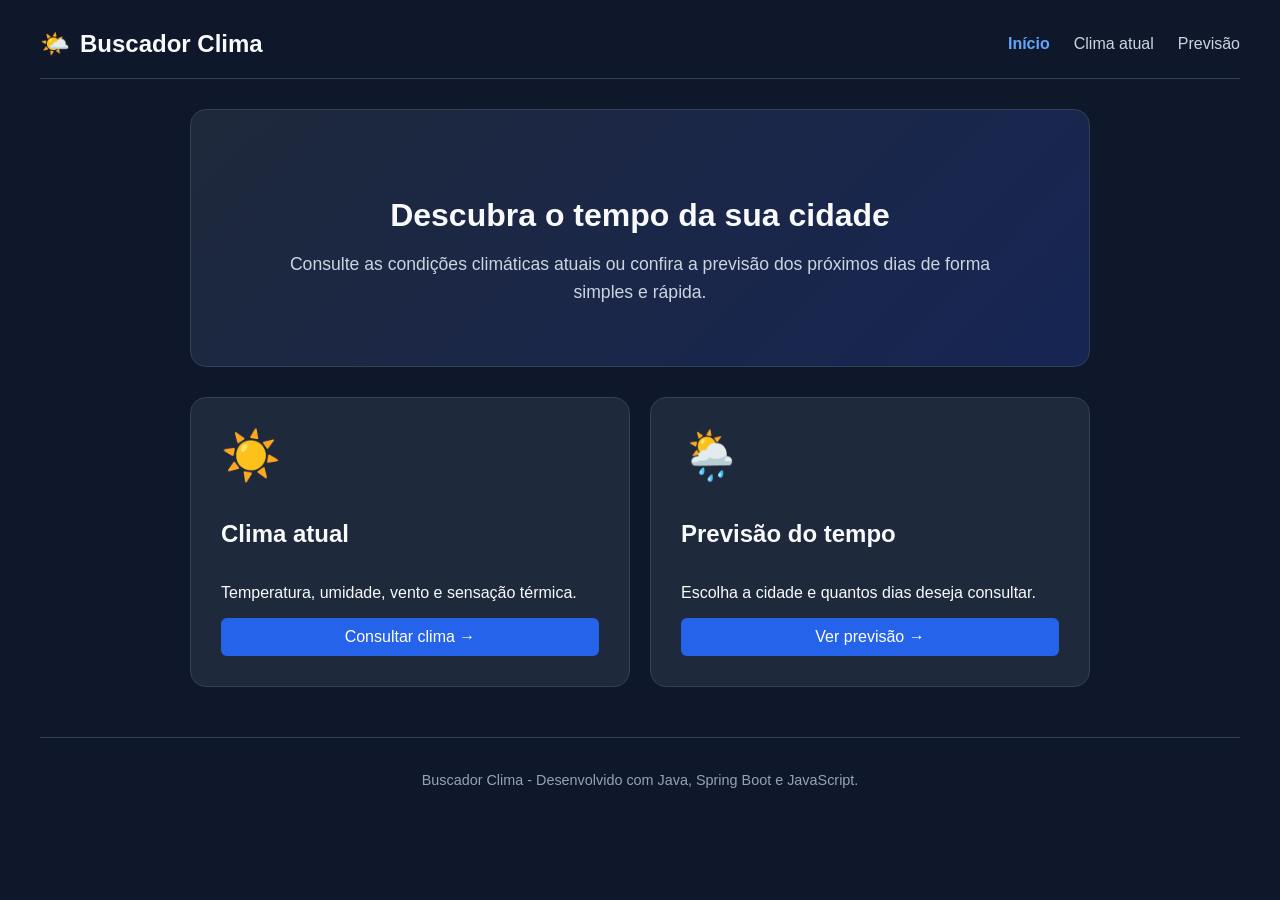
<file: src/main/resources/static/index.html>
<!DOCTYPE html>
<html lang="pt-br">
<head>
    <meta charset="UTF-8">
    <meta name="viewport" content="width=device-width, initial-scale=1.0">
    <title>Buscador Clima</title>
    <meta name="description" content="Consulte o clima atual e a previsão do tempo para sua cidade">
    <link rel="stylesheet" href="css/style.css">
</head>
<body>
    <header class="cabecalho">
        <a href="index.html" class="logo">
            <span>🌤️</span>
            Buscador Clima
        </a>

        <nav class="menu" aria-label="Navegação principal">
            <a href="index.html" aria-current="page">Início</a>
            <a href="clima.html">Clima atual</a>
            <a href="previsao.html">Previsão</a>
        </nav>
    </header>
    <main>
        <section class="apresentacao">
            <h2>Descubra o tempo da sua cidade</h2>
            <p>
                Consulte as condições climáticas atuais ou confira a previsão
                dos próximos dias de forma simples e rápida.
            </p>
        </section>
        <div class="opcoes">
            <section class="cartoes">
                <div class="icone-cartao">☀️</div>
                <h2>Clima atual</h2>
                <p>Temperatura, umidade, vento e sensação térmica.</p>
                <a href="clima.html" class="botao">Consultar clima →</a>
            </section>

            <section class="cartoes">
                <div class="icone-cartao">🌦️</div>
                <h2>Previsão do tempo</h2>
                <p>Escolha a cidade e quantos dias deseja consultar.</p>
                <a href="previsao.html" class="botao">Ver previsão →</a>
            </section>
        </div>
    </main>

    <footer class="rodape">
        <p>Buscador Clima - Desenvolvido com Java, Spring Boot e JavaScript.</p>
    </footer>
</body>
</html>
</file>
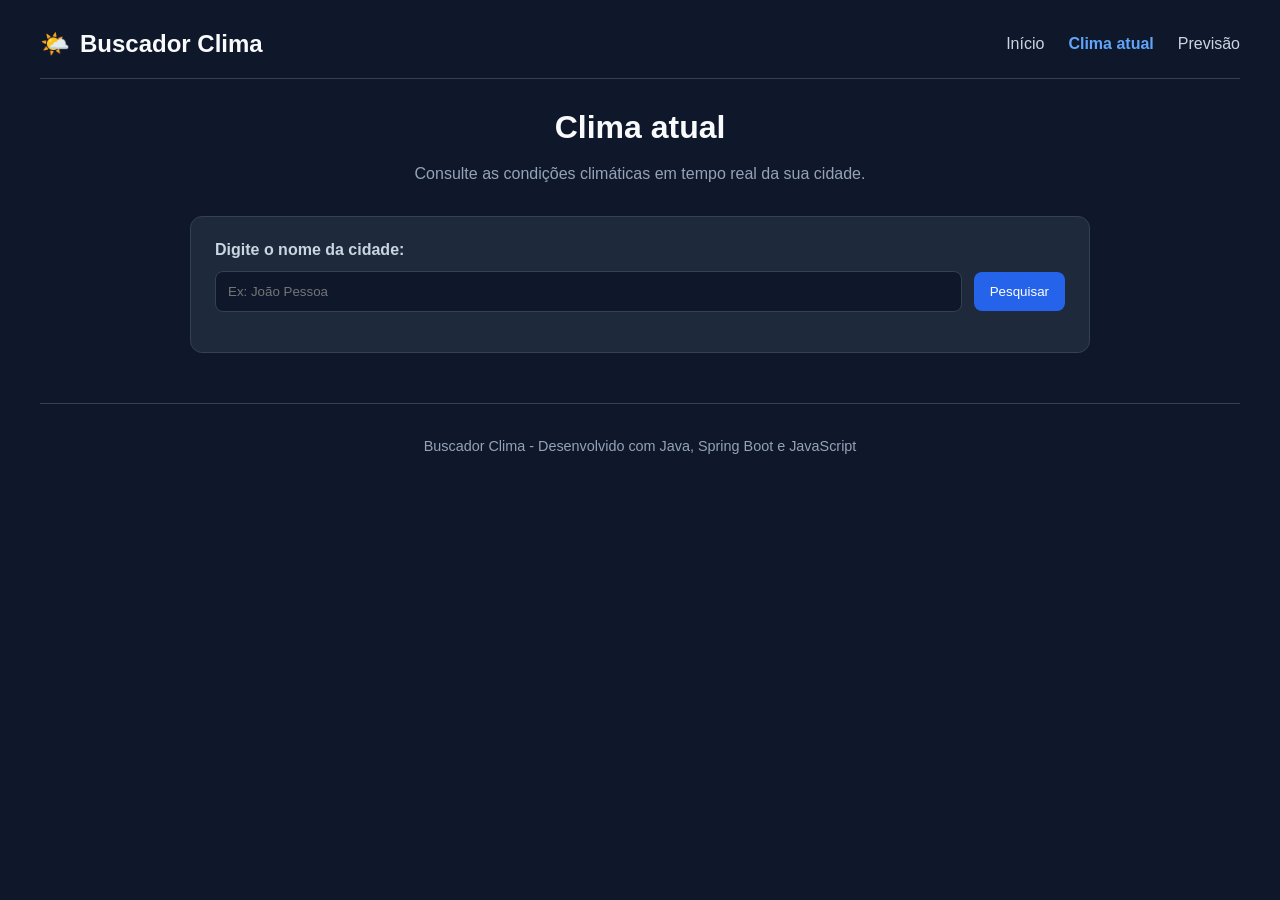
<file: src/main/resources/static/clima.html>
<!DOCTYPE html>
<html lang="pt-br">
<head>
    <meta charset="UTF-8">
    <meta name="viewport" content="width=device-width, initial-scale=1.0">
    <title>Clima atual | Buscador Clima</title>
    <link rel="stylesheet" href="css/style.css">
</head>
<body>
    <header class="cabecalho">
        <a href="index.html" class="logo">
            <span>🌤️</span>
            Buscador Clima
        </a>

        <nav class="menu" aria-label="Navegação principal">
            <a href="index.html">Início</a>
            <a href="clima.html" aria-current="page">Clima atual</a>
            <a href="previsao.html">Previsão</a>
        </nav>
    </header>
    <main>
        <div class="titulo-pagina">
            <h1>Clima atual</h1>
            <p>Consulte as condições climáticas em tempo real da sua cidade.</p>
        </div>
        <section>
            <form class="formulario-clima">
                <label for="cidade">Digite o nome da cidade: </label>
                <input type="text" name="cidade" id="cidade" placeholder="Ex: João Pessoa" autocomplete="off" required>
                <button type="button" name="pesquisar">Pesquisar</button>
            </form>
            <p id="mensagemErro" class="mensagem" role="alert"></p>
        </section>
        
        <section class="resultado-clima" id="resultadoClima" hidden>
            <div class="local-clima">
                <h2 id="cidadeResultado">Sua cidade</h2>
                <p id="pais"></p>
                <p id="iconeClima" class="icone-clima" aria-hidden="true">🌤️</p>
                <p id="condicao">Aguardando consulta...</p>
            </div>

            <div class="temperatura-principal">
                <span id="temperatura">-- °C</span>
            </div>

            <div class="detalhes-clima">
                <article class="detalhe">
                    <h3>Sensação térmica</h3>
                    <p id="sensacaoTermica">--</p>
                </article>

                <article class="detalhe">
                    <h3>Umidade</h3>
                    <p id="umidade">--</p>
                </article>

                <article class="detalhe">
                    <h3>Velocidade do vento</h3>
                    <p id="velocidadeVento">--</p>
                </article>
            </div>
            
            <p class="data-consulta">
                Consultado em: <span id="consultadoEm">--</span>
            </p>
        </section>
        
        <section class="secao-previsao" id="secaoPrevisao" hidden>
            <h2>Previsão para os próximos dias</h2>

            <div id="previsaoDias" class="previsao-dias">
                <p class="previsao-inicial">
                    Pesquise uma cidade para consultar a previsão.
                </p>
            </div>
        </section>
    </main>
    <footer class="rodape">
        <p>Buscador Clima - Desenvolvido com Java, Spring Boot e JavaScript</p>
    </footer>
    <script src="js/clima.js"></script>
    <script src="js/icones.js"></script>
</body>
</html>
</file>
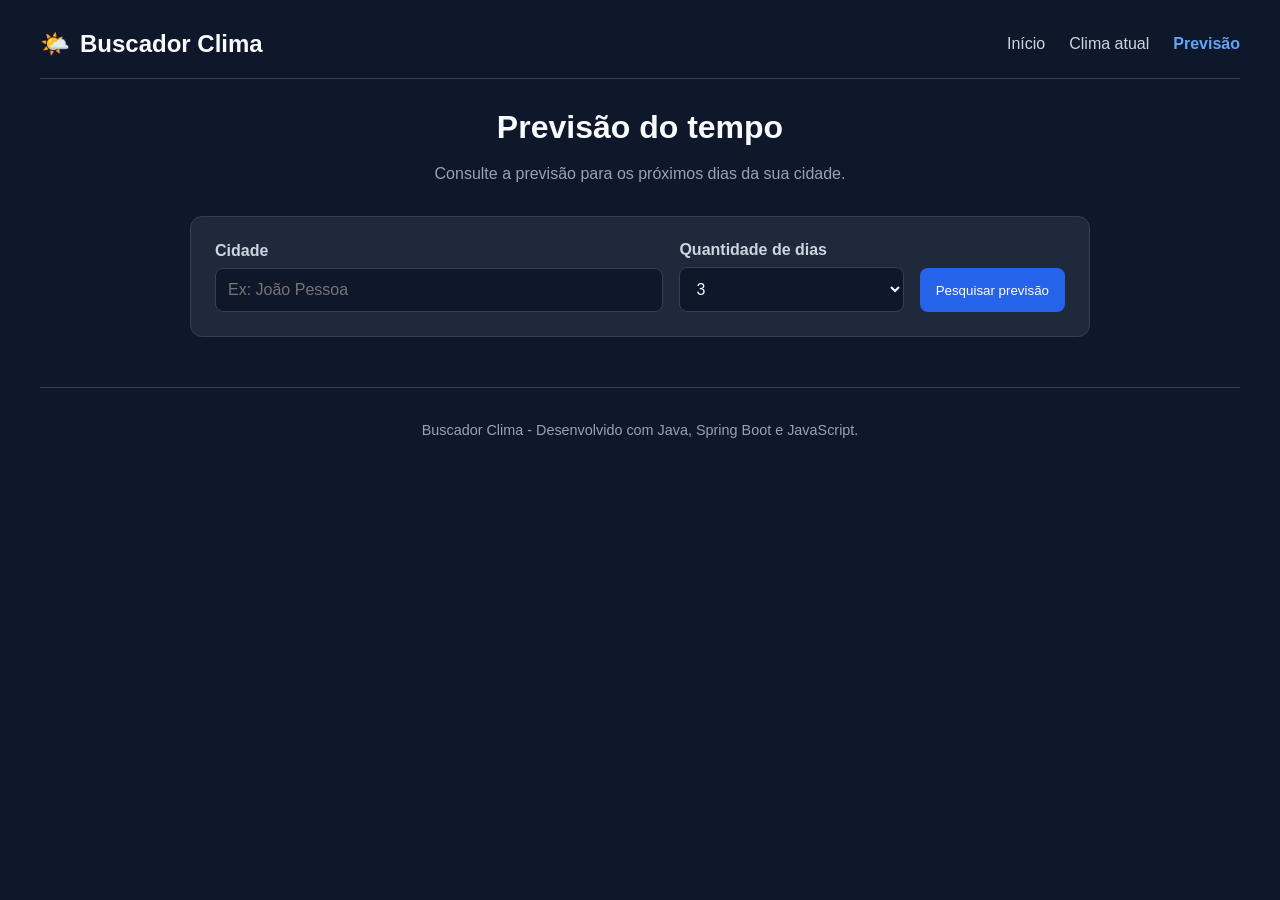
<file: src/main/resources/static/previsao.html>
<!DOCTYPE html>
<html lang="pt-br">
<head>
    <meta charset="UTF-8">
    <meta name="viewport" content="width=device-width, initial-scale=1.0">
    <title>Previsão do tempo</title>

    <link rel="stylesheet" href="css/style.css">
    <script src="js/icones.js" defer></script>
    <script src="js/previsao.js" defer></script>
</head>
<body>
    <header class="cabecalho">
        <a href="index.html" class="logo">
            <span>🌤️</span>
            Buscador Clima
        </a>

        <nav class="menu" aria-label="Navegação principal">
            <a href="index.html">Início</a>
            <a href="clima.html">Clima atual</a>
            <a href="previsao.html" aria-current="page">Previsão</a>
        </nav>
    </header>

    <main>
        <div class="titulo-pagina">
            <h1>Previsão do tempo</h1>
            <p>Consulte a previsão para os próximos dias da sua cidade.</p>
        </div>
        <form id="formPrevisao" class="formulario-previsao" autocomplete="off">
            <div class="campo-formulario">
                <label for="cidade">Cidade</label>
                <input 
                    type="text"
                    id="cidade"
                    name="cidade"
                    placeholder="Ex: João Pessoa"
                    autocomplete="off"
                    required
                >
            </div>
            
            <div class="campo-formulario">
                <label for="dias">Quantidade de dias</label>
                <select id="dias" name="dias" required>
                    <option value="1">1</option>
                    <option value="2">2</option>
                    <option value="3" selected>3</option>
                    <option value="4">4</option>
                    <option value="5">5</option>
                    <option value="6">6</option>
                    <option value="7">7</option>
                </select>
            </div>

            <button type="submit">Pesquisar previsão</button>
        </form>

        <p id="mensagemErro" class="mensagem" role="alert"></p>

        <section id="resultadoPrevisao" hidden>
            <h2 id="tituloPrevisao">Previsão do tempo</h2>
            <div id="previsaoDias"></div>
        </section>
    </main>

    <footer class="rodape">
        <p>Buscador Clima - Desenvolvido com Java, Spring Boot e JavaScript.</p>
    </footer>
</body>
</html>
</file>
<file: src/main/resources/static/css/style.css>
/* ==========================
1. Configurações gerais
========================== */

* {
    box-sizing: border-box;
}

body {
    font-family: Arial, sans-serif;
    background-color: #0f172a;
    color: #f8fafc;
    margin: 0;
    padding: 20px;
}

main {
    max-width: 900px;
    margin: 0 auto;
}

h2 {
    color: #60a5fa;
}


/* ==========================
   2. Cabeçalho
========================== */

header {
    max-width: 1200px;
    margin: 0 auto 30px;
    padding: 10px 0 20px;
    text-align: center;
    border-bottom: 1px solid #334155;
}

header h1 {
    color: #f8fafc;
    font-size: 2rem;
    margin-bottom: 10px;
}

.botao-voltar {
    display: inline-block;
    margin-top: 10px;
    padding: 10px 18px;
    background-color: #1e293b;
    color: #f8fafc;
    border: 1px solid #334155;
    border-radius: 8px;
    text-decoration: none;
    transition: background-color 0.2s ease, border-color 0.2s ease;
}

.botao-voltar:hover {
    background-color: #334155;
    border-color: #60a5fa;
}

header .botao-voltar {
    color: #f8fafc;
}

a {
    color: #60a5fa;
}

.cabecalho {
    display: flex;
    justify-content: space-between;
    align-items: center;
    gap: 20px;
}

.logo {
    display: flex;
    align-items: center;
    gap: 10px;

    font-size: 1.5rem;
    font-weight: bold;
    color: #f8fafc;
    text-decoration: none;
}

.menu {
    display: flex;
    gap: 24px;
}

.menu a {
    color: #cbd5e1;
    text-decoration: none;
    font-weight: 500;
    transition: color 0.2s ease;
}

.menu a:hover {
    color: #60a5fa;
}

.menu a[aria-current="page"] {
    color: #60a5fa;
    font-weight: bold;
}

.titulo-pagina {
    text-align: center;
    margin-bottom: 30px;
}

.titulo-pagina h1 {
    color: #f8fafc;
    font-size: 2rem;
    margin-bottom: 10px;
}

.titulo-pagina p {
    color: #94a3b8;
    font-size: 1rem;
    line-height: 1.5;
}

@media (max-width: 600px) {
    .cabecalho {
        flex-direction: column;
    }

    .menu {
        justify-content: center;
        flex-wrap: wrap;
        gap: 14px;
    }
}


/* ==========================
   3. Seções e formulários
========================== */

section {
    background-color: #1e293b;
    padding: 24px;
    margin-bottom: 20px;
    border-radius: 12px;
    border: 1px solid #334155;
}

input {
    padding: 10px;
    border: 1px solid #ccc;
    border-radius: 6px;
}

input:focus {
    outline: none;
    border-color: #2563eb;
}

button {
    background-color: #2563eb;
    color: #ffffff;
    padding: 12px 16px;
    border: none;
    border-radius: 8px;
    cursor: pointer;
    transition: background-color 0.2s ease;
}

button:hover {
    background-color: #3b82f6;
}

button:disabled {
    background-color: #475569;
    cursor: not-allowed;
    opacity: 0.7;
}

.formulario-clima {
    display: flex;
    align-items: center;
    gap: 12px;
    flex-wrap: wrap;
}

.formulario-clima label {
    width: 100%;
    color: #cbd5e1;
    font-weight: bold;
}

.formulario-clima input {
    flex: 1;
    min-width: 0;
    padding: 12px;
    background-color: #0f172a;
    color: #f8fafc;
    border: 1px solid #334155;
    border-radius: 8px;
}

@media (max-width: 600px) {
    .formulario-clima {
        flex-direction: column;
        align-items: stretch;
    }

    .formulario-clima button {
        width: 100%;
    }
}


/* ==========================
   4. Página inicial
========================== */

.apresentacao {
    text-align: center;
    padding: 60px 30px;
    margin-bottom: 30px;

    background: linear-gradient(135deg, #1e293b, #172554);
    border: 1px solid #334155;
    border-radius: 16px;
}

.apresentacao h2 {
    color: #f8fafc;
    font-size: 2rem;
    margin-bottom: 16px;
}

.apresentacao p {
    color: #cbd5e1;
    font-size: 1.1rem;
    line-height: 1.6;
    max-width: 750px;
    margin: 0 auto;
}

.opcoes {
    display: grid;
    grid-template-columns: repeat(2, minmax(0, 1fr));
    gap: 20px;
}

.cartoes {
    min-width: 0;
    margin-bottom: 0;

    display: flex;
    flex-direction: column;

    padding: 30px;
    border-radius: 16px;

    transition: transform 0.3s ease,
                border-color 0.3s ease,
                box-shadow 0.3s ease;
}

.cartoes:hover {
    transform: translateY(-5px);
    border-color: #60a5fa;
    box-shadow: 0 10px 30px rgba(0, 0, 0, 0.25);
}

.cartoes .botao {
    display: block;
    text-align: center;
    margin-top: auto;
}

.cartoes h2 {
    color: #f8fafc;
}

.botao {
    display: inline-block;
    background-color: #2563eb;
    color: #ffffff;
    padding: 10px 16px;
    border-radius: 6px;
    text-decoration: none;
    transition: background-color 0.2s ease;
}

.botao:hover {
    background-color: #3b82f6;
}

.icone-cartao {
    font-size: 3rem;
    margin-bottom: 16px;
    transition: transform 0.3s ease;
}

.cartoes:hover .icone-cartao {
    transform: scale(1.15);
}

.rodape {
    max-width: 1200px;
    margin: 50px auto 0;
    padding: 20px;

    text-align: center;
    color: #94a3b8;
    font-size: 0.9rem;

    border-top: 1px solid #334155;
}

/* ==========================
   5. Resultado do clima
========================== */

.resultado-clima {
    text-align: center;
    background: linear-gradient(145deg, #1e293b, #172554);
    border: 1px solid #334155;
    box-shadow: 0 12px 30px rgba(0, 0, 0, 0.2);
}

.local-clima {
    color: #f8fafc;
    font-size: 1.8rem;
    margin-bottom: 8px;
}

.local-clima h2 {
    margin-bottom: 8px;
}

.local-clima p {
    color: #cbd5e1;
    margin: 8px 0;
}

.icone-clima {
    font-size: 3rem;
    margin: 12px 0;
}


/* ==========================
   6. Temperatura principal
========================== */

.temperatura-principal {
    margin: 28px 0;
    padding: 20px 0;
}

#temperatura {
    display: inline-block;
    color: #60a5fa;
    font-size: clamp(3rem, 8vw, 5rem);
    font-weight: bold;
    letter-spacing: -3px;
}


/* ==========================
   7. Cartões de detalhes
========================== */

.detalhes-clima {
    display: grid;
    grid-template-columns: repeat(3, minmax(0, 1fr));
    gap: 16px;
}

article {
    background-color: #f8fafc;
    padding: 20px;
    margin-bottom: 10px;
    border-radius: 8px;
    border: 1px solid #e2e8f0;
}

article h3 {
    color: #334155;
    margin-top: 0;
}

.detalhe {
    min-width: 0;
    background-color: #0f172a;
    border: 1px solid #334155;
    border-radius: 10px;
    padding: 18px;
    margin: 0;
    transition: transform 0.2s ease, border-color 0.2s ease;
}

.detalhe:hover {
    transform: translateY(-4px);
    border-color: #60a5fa;
}

.detalhe h3 {
    color: #94a3b8;
    font-size: 0.95rem;
    margin-top: 0;
}

.detalhe p {
    color: #f8fafc;
    font-size: 1.2rem;
    font-weight: bold;
    overflow-wrap: anywhere;
    margin-bottom: 0;
}


/* ==========================
   8. Data da consulta
========================== */

.data-consulta {
    color: #94a3b8;
    font-size: 0.85rem;
    margin-top: 24px;
    line-height: 1.5;
}


/* ==========================
   9. Previsão do tempo
========================== */

.secao-previsao h2 {
    text-align: center;
    color: #f8fafc;
    margin-top: 0;
    margin-bottom: 24px;
}

.previsao-inicial {
    text-align: center;
    color: #cbd5e1;
    padding: 20px 0;
}

.previsao-dias {
    display: grid;
    grid-template-columns: repeat(3, minmax(0, 1fr));
    gap: 16px;
}

.cartao-previsao {
    min-width: 0;
    background-color: #0f172a;
    border: 1px solid #334155;
    border-radius: 10px;
    padding: 20px;
    text-align: center;
    transition: transform 0.2s ease, border-color 0.2s ease;
}

.cartao-previsao:hover {
    transform: translateY(-4px);
    border-color: #60a5fa;
}

.cartao-previsao h3 {
    color: #60a5fa;
    margin-top: 0;
}

.cartao-previsao p {
    color: #cbd5e1;
    line-height: 1.5;
}

.cartao-previsao .temperatura {
    color: #f8fafc;
    font-size: 1.2rem;
    font-weight: bold;
}

.icone-previsao {
    font-size: 2.5rem;
    margin: 16px 0;
    line-height: 1.2;
}


/* ==========================
   10. Mensagens
========================== */

.mensagem {
    font-size: 0.95rem;
    margin-top: 16px;
}

.mensagem.erro {
    color: #f87171;
}

.mensagem.carregando {
    color: #60a5fa;
}

.sucesso {
    color: #4ade80;
}


/* Formulario da pagina de previsao */

.formulario-previsao {
    display: grid;
    grid-template-columns: 2fr 1fr auto;
    align-items: end;
    gap: 16px;
    margin-bottom: 24px;

    background-color: #1e293b;
    padding: 24px;
    border: 1px solid #334155;
    border-radius: 12px;
}

.campo-formulario {
    display: flex;
    flex-direction: column;
    gap: 8px;
}

.campo-formulario label {
    color: #cbd5e1;
    font-weight: bold;
}

.campo-formulario input,
.campo-formulario select {
    width: 100%;
    padding: 12px;
    background-color: #0f172a;
    color: #f8fafc;
    border: 1px solid #334155;
    border-radius: 8px;
    font-size: 1rem;
}

.campo-formulario input:focus,
.campo-formulario select:focus {
    outline: 2px solid #60a5fa;
    border-color: #60a5fa;
}

.formulario-previsao button {
    margin: 0;
    min-height: 44px;
}

#resultadoPrevisao {
    margin-top: 24px;
}

#previsaoDias {
    display: grid;
    grid-template-columns: repeat(3, minmax(0, 1fr));
    gap: 16px;
}

#previsaoDias .cartao-previsao {
    margin: 0;
    background-color: #0f172a;
    border-color: #334155;
}

#previsaoDias .cartao-previsao h3 {
    color: #60a5fa;
}

#previsaoDias .cartao-previsao p {
    color: #cbd5e1;
}

#previsaoDias .cartao-previsao p:last-child {
    color: #f8fafc;
    font-weight: bold;
}

@media (max-width: 700px) {
    .formulario-previsao {
        grid-template-columns: 1fr;
    }

    .formulario-previsao button {
        width: 100%;
    }

    #previsaoDias {
        grid-template-columns: 1fr;
    }
}
/* ==========================
   11. Responsividade
========================== */

@media (max-width: 800px) {
    .previsao-dias {
        grid-template-columns: repeat(2, minmax(0, 1fr));
    }
}

@media (max-width: 600px) {
    body {
        padding: 10px;
    }

    input {
        width: 100%;
    }

    button {
        margin-top: 8px;
    }

    .opcoes {
        grid-template-columns: 1fr;
    }

    .apresentacao h2 {
        font-size: 1.6rem;
    }

    .detalhes-clima {
        grid-template-columns: 1fr;
    }

    #temperatura {
        font-size: 3rem;
    }

    .local-clima {
        font-size: 1.5rem;
    }

    .previsao-dias {
        grid-template-columns: 1fr;
    }
}

[hidden] {
    display: none !important;
}
</file>
